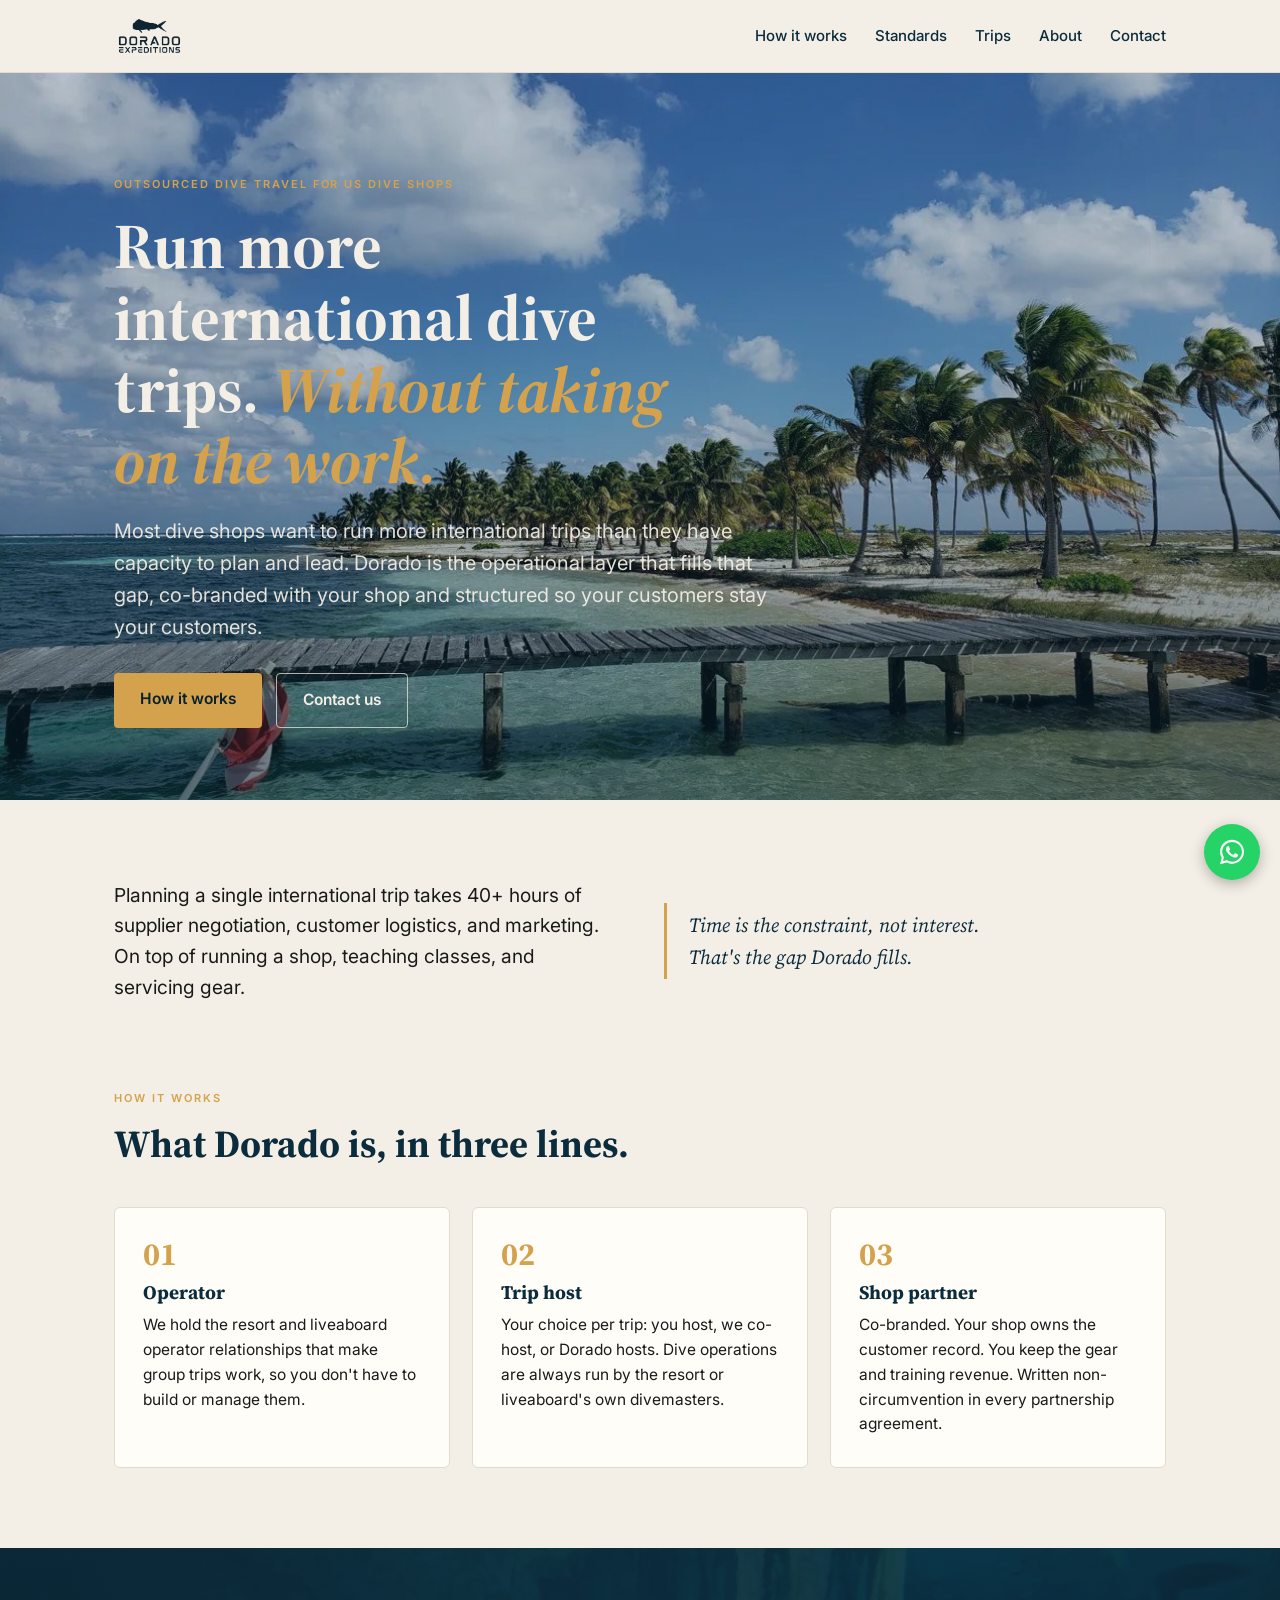
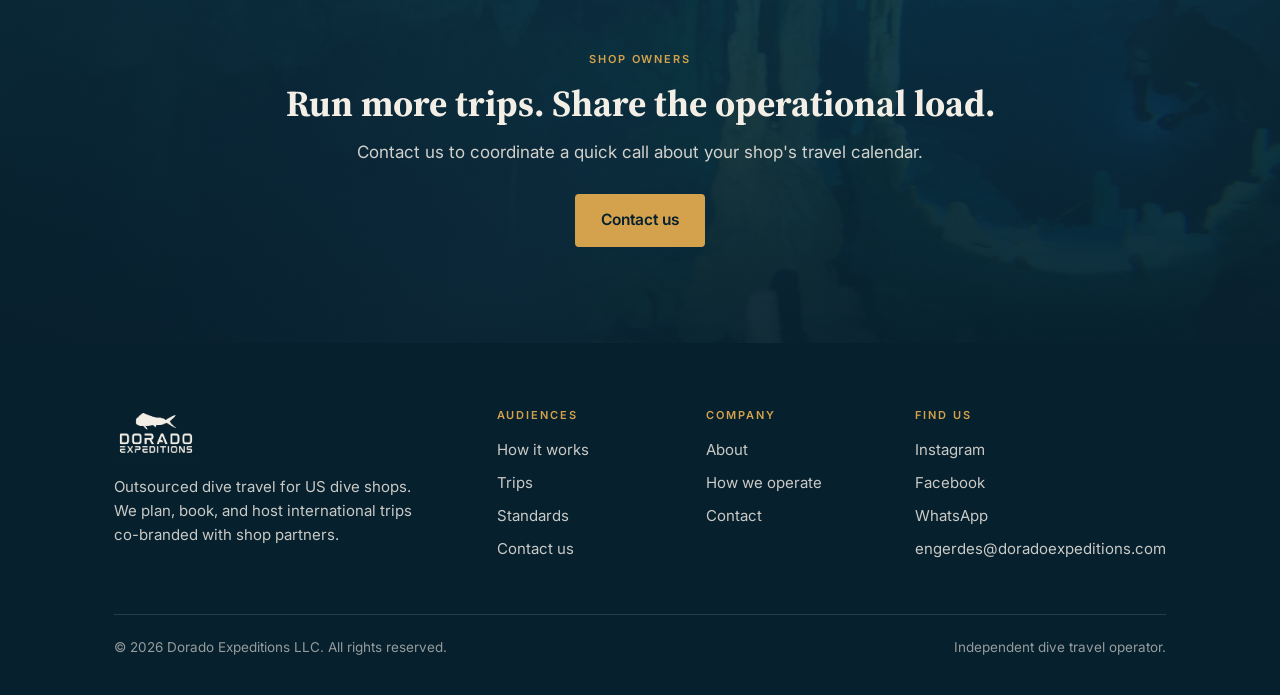
<file: index.html>
<!DOCTYPE html>
<html lang="en">
<head>
<meta charset="utf-8">
<meta name="viewport" content="width=device-width, initial-scale=1">
<title>Dorado Expeditions — Outsourced dive travel for US dive shops</title>
<meta name="description" content="We plan, book, and host international dive trips co-branded with US dive shop partners. Shops keep the customer relationship and the post-trip revenue.">
<link rel="preconnect" href="https://fonts.googleapis.com">
<link rel="preconnect" href="https://fonts.gstatic.com" crossorigin>
<link href="https://fonts.googleapis.com/css2?family=Inter:wght@400;500;600&family=Source+Serif+4:ital,wght@0,400;0,600;0,700;1,400;1,600;1,700&display=swap" rel="stylesheet">
<link rel="stylesheet" href="/assets/site.css">
<link rel="canonical" href="https://doradoexpeditions.com/">
<meta property="og:type" content="website">
<meta property="og:site_name" content="Dorado Expeditions">
<meta property="og:title" content="Dorado Expeditions — Outsourced dive travel for US dive shops">
<meta property="og:description" content="We plan, book, and host international dive trips co-branded with US dive shop partners. Shops keep the customer relationship and the post-trip revenue.">
<meta property="og:url" content="https://doradoexpeditions.com/">
<meta property="og:image" content="https://doradoexpeditions.com/photos/home-hero.jpg">
<meta name="twitter:card" content="summary_large_image">
<link rel="icon" href="/logo/fish-dark.png">
<link rel="apple-touch-icon" href="/logo/fish-dark.png">
<script type="application/ld+json">
{
  "@context": "https://schema.org",
  "@type": "TravelAgency",
  "name": "Dorado Expeditions",
  "legalName": "Dorado Expeditions LLC",
  "url": "https://doradoexpeditions.com/",
  "logo": "https://doradoexpeditions.com/logo/dorado-dark.png",
  "image": "https://doradoexpeditions.com/photos/home-hero.jpg",
  "description": "Outsourced dive travel operator. We plan, book, and host international dive trips co-branded with US dive shop partners.",
  "email": "engerdes@doradoexpeditions.com",
  "telephone": "+1-609-423-3246",
  "address": {
    "@type": "PostalAddress",
    "addressLocality": "Washington",
    "addressRegion": "DC",
    "addressCountry": "US"
  },
  "areaServed": "US",
  "founder": {
    "@type": "Person",
    "name": "Etienne N. Gerdes"
  },
  "sameAs": [
    "https://instagram.com/doradoexpeditions",
    "https://facebook.com/doradoexpeditions"
  ]
}
</script>
</head>
<body>
<header class="nav"><div class="nav-in"><a class="nav-logo" href="./" aria-label="Dorado Expeditions home"><img src="logo/dorado-dark.png" alt="Dorado Expeditions"></a><nav aria-label="Main"><button class="nav-burger" aria-label="Menu"><span></span><span></span><span></span></button><ul class="nav-links"><li><a href="for-shops/">How it works</a></li><li><a href="standards/">Standards</a></li><li><a href="trips/">Trips</a></li><li><a href="about/">About</a></li><li><a href="contact/">Contact</a></li></ul></nav></div></header>

<section class="hero">
<picture>
<source media="(max-width:700px)" srcset="photos/home-hero-mobile.jpg">
<img src="photos/home-hero.jpg" alt="Dive boat on open Caribbean water" fetchpriority="high">
</picture>
<div class="hero-in">
<span class="eyebrow">Outsourced dive travel for US dive shops</span>
<h1>Run more international dive trips. <em>Without taking on the work.</em></h1>
<p>Most dive shops want to run more international trips than they have capacity to plan and lead. Dorado is the operational layer that fills that gap, co-branded with your shop and structured so your customers stay your customers.</p>
<div class="hero-cta"><a class="btn btn-gold" href="for-shops/">How it works</a><a class="btn btn-ghost" href="contact/">Contact us</a></div>
</div>
</section>

<section class="sec">
<div class="wrap grid2" style="align-items:center;gap:48px">
<div class="rv">
<p class="lead">Planning a single international trip takes 40+ hours of supplier negotiation, customer logistics, and marketing. On top of running a shop, teaching classes, and servicing gear.</p>
</div>
<div class="rv">
<p class="pull">Time is the constraint, not interest.<br>That's the gap Dorado fills.</p>
</div>
</div>
</section>

<section class="sec" style="padding-top:0">
<div class="wrap">
<div class="sec-head rv"><span class="eyebrow">How it works</span><h2>What Dorado is, in three lines.</h2></div>
<div class="grid3">
<div class="card rv"><div class="num">01</div><h3>Operator</h3><p>We hold the resort and liveaboard operator relationships that make group trips work, so you don't have to build or manage them.</p></div>
<div class="card rv"><div class="num">02</div><h3>Trip host</h3><p>Your choice per trip: you host, we co-host, or Dorado hosts. Dive operations are always run by the resort or liveaboard's own divemasters.</p></div>
<div class="card rv"><div class="num">03</div><h3>Shop partner</h3><p>Co-branded. Your shop owns the customer record. You keep the gear and training revenue. Written non-circumvention in every partnership agreement.</p></div>
</div>
</div>
</section>

<section class="cta-band photo">
<img src="photos/cta-cenote.jpg" alt="" loading="lazy" aria-hidden="true">
<span class="eyebrow">Shop owners</span>
<h2>Run more trips. Share the operational load.</h2>
<p>Contact us to coordinate a quick call about your shop's travel calendar.</p>
<a class="btn btn-gold" href="contact/">Contact us</a>
</section>

<footer><div class="wrap">
<div class="foot-grid">
<div class="foot-logo"><img src="logo/dorado-bone.png" alt="Dorado Expeditions">
<p style="max-width:34ch">Outsourced dive travel for US dive shops. We plan, book, and host international trips co-branded with shop partners.</p></div>
<div><h4>Audiences</h4><ul><li><a href="for-shops/">How it works</a></li><li><a href="trips/">Trips</a></li><li><a href="standards/">Standards</a></li><li><a href="contact/">Contact us</a></li></ul></div>
<div><h4>Company</h4><ul><li><a href="about/">About</a></li><li><a href="standards/">How we operate</a></li><li><a href="contact/">Contact</a></li></ul></div>
<div><h4>Find us</h4><ul><li><a href="https://instagram.com/doradoexpeditions">Instagram</a></li><li><a href="https://facebook.com/doradoexpeditions">Facebook</a></li><li><a href="https://wa.me/13018182944">WhatsApp</a></li><li><a href="mailto:engerdes@doradoexpeditions.com">engerdes@doradoexpeditions.com</a></li></ul></div>
</div>
<div class="foot-base"><span>&copy; 2026 Dorado Expeditions LLC. All rights reserved.</span><span>Independent dive travel operator.</span></div>
</div></footer>
<a class="wa-float" href="https://wa.me/13018182944?text=Hi%20Dorado%20%E2%80%94%20I%20run%20a%20dive%20shop%20and%20want%20to%20talk%20about%20running%20trips%20together." target="_blank" rel="noopener" aria-label="Chat with Dorado on WhatsApp"><svg viewBox="0 0 32 32" aria-hidden="true"><path d="M16.04 3C9.02 3 3.32 8.7 3.32 15.72c0 2.24.59 4.43 1.71 6.36L3.2 29l7.1-1.86a12.66 12.66 0 0 0 5.74 1.38h.01c7.01 0 12.72-5.7 12.72-12.72 0-3.4-1.32-6.6-3.72-9A12.65 12.65 0 0 0 16.04 3zm0 23.38h-.01a10.5 10.5 0 0 1-5.35-1.47l-.38-.23-3.98 1.04 1.06-3.88-.25-.4a10.53 10.53 0 0 1-1.62-5.62c0-5.83 4.75-10.57 10.58-10.57 2.83 0 5.48 1.1 7.48 3.1a10.5 10.5 0 0 1 3.1 7.48c0 5.83-4.75 10.57-10.57 10.57zm5.8-7.92c-.32-.16-1.88-.93-2.17-1.03-.29-.11-.5-.16-.72.16-.21.32-.82 1.03-1 1.24-.19.21-.37.24-.69.08-.32-.16-1.34-.5-2.56-1.58-.95-.84-1.58-1.88-1.77-2.2-.18-.32-.02-.49.14-.65.14-.14.32-.37.48-.56.16-.19.21-.32.32-.53.1-.21.05-.4-.03-.56-.08-.16-.72-1.72-.98-2.36-.26-.62-.52-.54-.72-.55l-.61-.01c-.21 0-.56.08-.85.4-.29.32-1.12 1.09-1.12 2.65 0 1.56 1.14 3.07 1.3 3.29.16.21 2.25 3.43 5.45 4.81.76.33 1.36.53 1.82.67.77.25 1.46.21 2.01.13.61-.09 1.88-.77 2.14-1.51.26-.74.26-1.38.19-1.51-.08-.13-.29-.21-.61-.37z"/></svg></a>
<script>
document.querySelector('.nav-burger')?.addEventListener('click',e=>{document.querySelector('.nav-links').classList.toggle('open')});
const io=new IntersectionObserver(es=>es.forEach(x=>{if(x.isIntersecting){x.target.classList.add('in');io.unobserve(x.target)}}),{threshold:.12});
document.querySelectorAll('.rv').forEach(el=>io.observe(el));
</script>
</body>
</html>
</file>
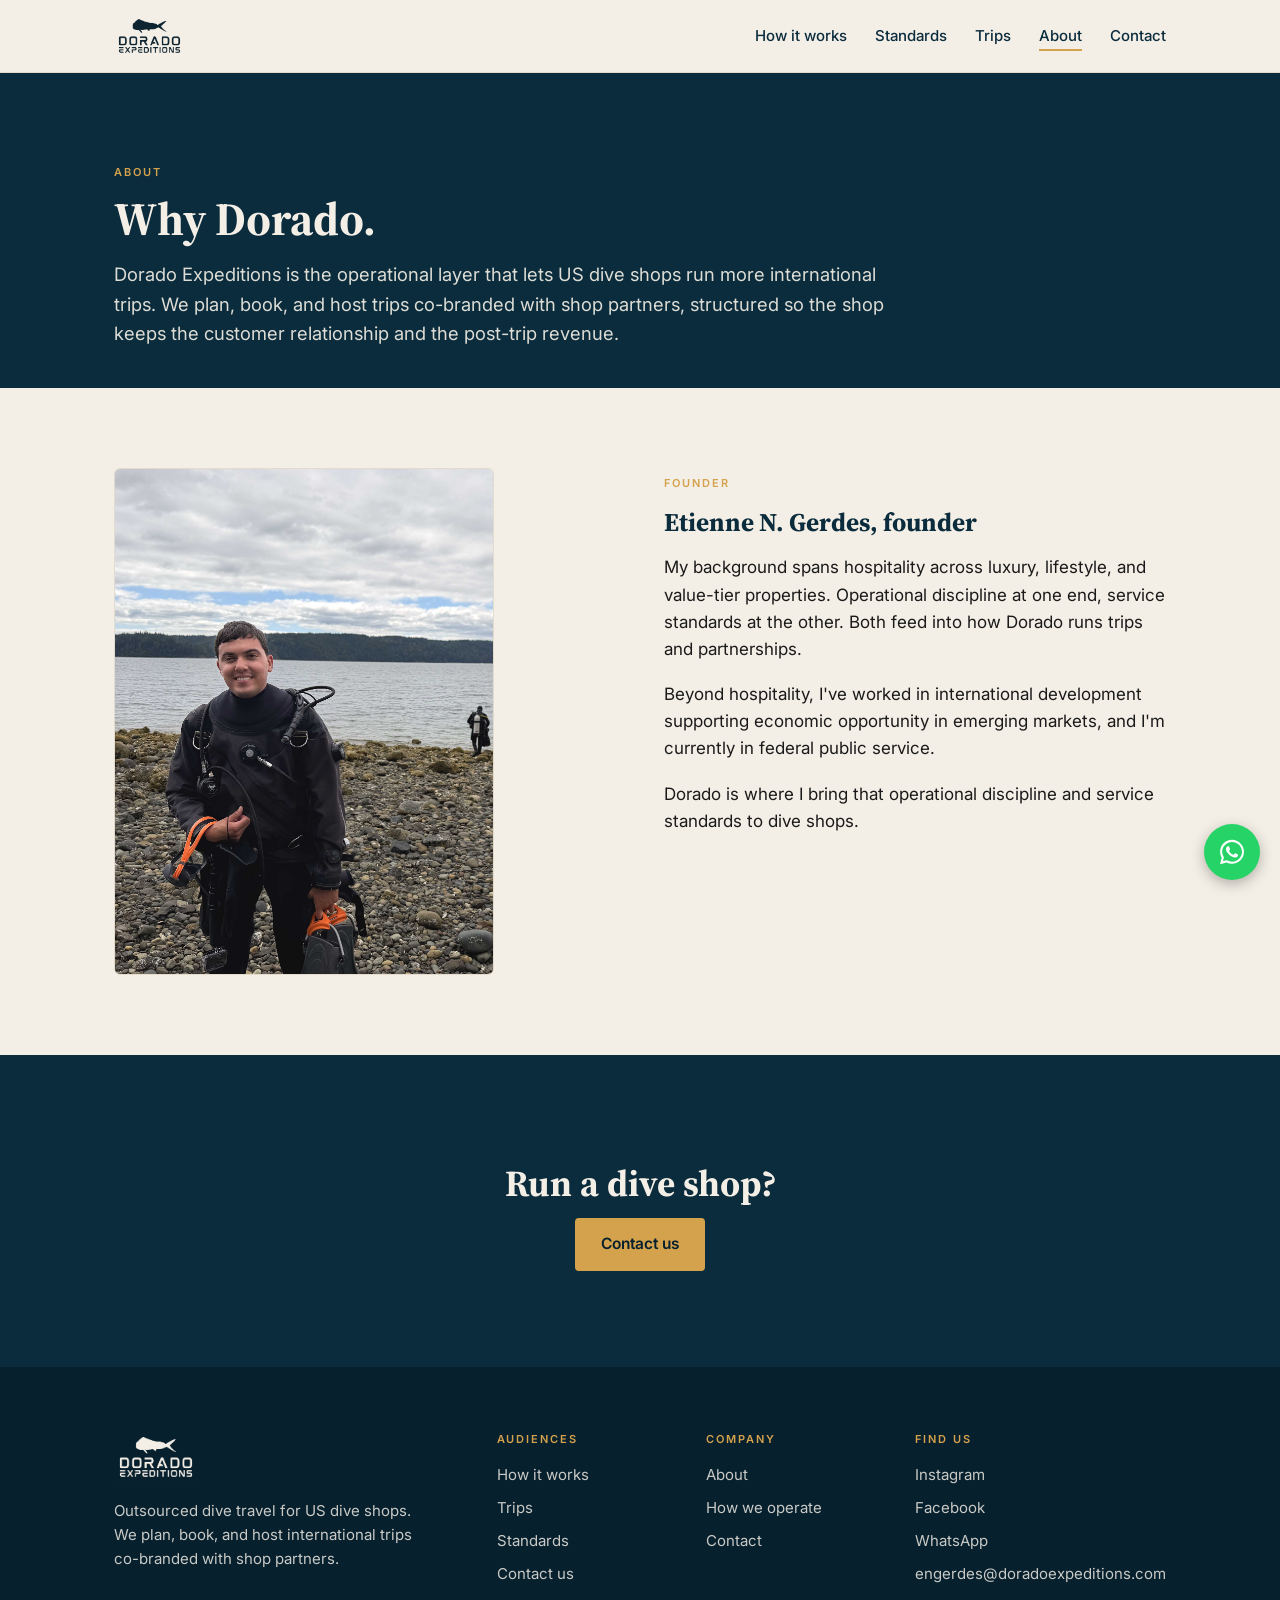
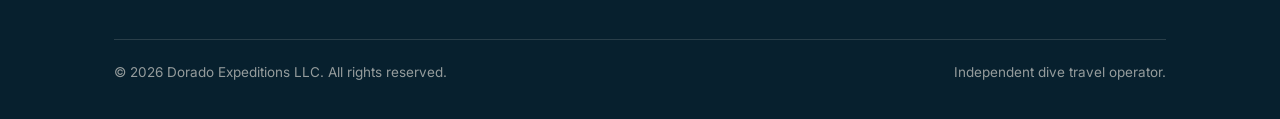
<file: about/index.html>
<!DOCTYPE html>
<html lang="en">
<head>
<meta charset="utf-8">
<meta name="viewport" content="width=device-width, initial-scale=1">
<title>About — Dorado Expeditions</title>
<meta name="description" content="Dorado Expeditions is a boutique dive travel operator running co-branded trips with US dive shops. Founded by Etienne N. Gerdes.">
<link rel="preconnect" href="https://fonts.googleapis.com">
<link rel="preconnect" href="https://fonts.gstatic.com" crossorigin>
<link href="https://fonts.googleapis.com/css2?family=Inter:wght@400;500;600&family=Source+Serif+4:ital,wght@0,400;0,600;0,700;1,400;1,600;1,700&display=swap" rel="stylesheet">
<link rel="stylesheet" href="/assets/site.css">
<link rel="canonical" href="https://doradoexpeditions.com/about/">
<meta property="og:type" content="website">
<meta property="og:site_name" content="Dorado Expeditions">
<meta property="og:title" content="About — Dorado Expeditions">
<meta property="og:description" content="Dorado Expeditions is a boutique dive travel operator running co-branded trips with US dive shops. Founded by Etienne N. Gerdes.">
<meta property="og:url" content="https://doradoexpeditions.com/about/">
<meta property="og:image" content="https://doradoexpeditions.com/photos/home-hero.jpg">
<meta name="twitter:card" content="summary_large_image">
<link rel="icon" href="/logo/fish-dark.png">
<link rel="apple-touch-icon" href="/logo/fish-dark.png">
</head>
<body>
<header class="nav"><div class="nav-in"><a class="nav-logo" href="../" aria-label="Dorado Expeditions home"><img src="../logo/dorado-dark.png" alt="Dorado Expeditions"></a><nav aria-label="Main"><button class="nav-burger" aria-label="Menu"><span></span><span></span><span></span></button><ul class="nav-links"><li><a href="../for-shops/">How it works</a></li><li><a href="../standards/">Standards</a></li><li><a href="../trips/">Trips</a></li><li><a href="../about/" aria-current='page'>About</a></li><li><a href="../contact/">Contact</a></li></ul></nav></div></header>

<section class="page-head plain">
<div class="wrap"><span class="eyebrow">About</span><h1>Why Dorado.</h1>
<p>Dorado Expeditions is the operational layer that lets US dive shops run more international trips. We plan, book, and host trips co-branded with shop partners, structured so the shop keeps the customer relationship and the post-trip revenue.</p></div>
</section>

<section class="sec">
<div class="wrap grid2" style="align-items:start;gap:48px">
<div class="rv"><img class="portrait" src="../photos/about-founder.jpg" alt="Etienne N. Gerdes, founder of Dorado Expeditions"></div>
<div class="prose rv">
<span class="eyebrow">Founder</span>
<h2 style="font-size:1.6rem;margin:12px 0 18px">Etienne N. Gerdes, founder</h2>
<p>My background spans hospitality across luxury, lifestyle, and value-tier properties. Operational discipline at one end, service standards at the other. Both feed into how Dorado runs trips and partnerships.</p>
<p>Beyond hospitality, I've worked in international development supporting economic opportunity in emerging markets, and I'm currently in federal public service.</p>
<p>Dorado is where I bring that operational discipline and service standards to dive shops.</p>
</div>
</div>
</section>

<section class="cta-band">
<h2>Run a dive shop?</h2>
<a class="btn btn-gold" href="../contact/">Contact us</a>
</section>

<footer><div class="wrap">
<div class="foot-grid">
<div class="foot-logo"><img src="../logo/dorado-bone.png" alt="Dorado Expeditions">
<p style="max-width:34ch">Outsourced dive travel for US dive shops. We plan, book, and host international trips co-branded with shop partners.</p></div>
<div><h4>Audiences</h4><ul><li><a href="../for-shops/">How it works</a></li><li><a href="../trips/">Trips</a></li><li><a href="../standards/">Standards</a></li><li><a href="../contact/">Contact us</a></li></ul></div>
<div><h4>Company</h4><ul><li><a href="../about/">About</a></li><li><a href="../standards/">How we operate</a></li><li><a href="../contact/">Contact</a></li></ul></div>
<div><h4>Find us</h4><ul><li><a href="https://instagram.com/doradoexpeditions">Instagram</a></li><li><a href="https://facebook.com/doradoexpeditions">Facebook</a></li><li><a href="https://wa.me/13018182944">WhatsApp</a></li><li><a href="mailto:engerdes@doradoexpeditions.com">engerdes@doradoexpeditions.com</a></li></ul></div>
</div>
<div class="foot-base"><span>&copy; 2026 Dorado Expeditions LLC. All rights reserved.</span><span>Independent dive travel operator.</span></div>
</div></footer>
<a class="wa-float" href="https://wa.me/13018182944?text=Hi%20Dorado%20%E2%80%94%20I%20run%20a%20dive%20shop%20and%20want%20to%20talk%20about%20running%20trips%20together." target="_blank" rel="noopener" aria-label="Chat with Dorado on WhatsApp"><svg viewBox="0 0 32 32" aria-hidden="true"><path d="M16.04 3C9.02 3 3.32 8.7 3.32 15.72c0 2.24.59 4.43 1.71 6.36L3.2 29l7.1-1.86a12.66 12.66 0 0 0 5.74 1.38h.01c7.01 0 12.72-5.7 12.72-12.72 0-3.4-1.32-6.6-3.72-9A12.65 12.65 0 0 0 16.04 3zm0 23.38h-.01a10.5 10.5 0 0 1-5.35-1.47l-.38-.23-3.98 1.04 1.06-3.88-.25-.4a10.53 10.53 0 0 1-1.62-5.62c0-5.83 4.75-10.57 10.58-10.57 2.83 0 5.48 1.1 7.48 3.1a10.5 10.5 0 0 1 3.1 7.48c0 5.83-4.75 10.57-10.57 10.57zm5.8-7.92c-.32-.16-1.88-.93-2.17-1.03-.29-.11-.5-.16-.72.16-.21.32-.82 1.03-1 1.24-.19.21-.37.24-.69.08-.32-.16-1.34-.5-2.56-1.58-.95-.84-1.58-1.88-1.77-2.2-.18-.32-.02-.49.14-.65.14-.14.32-.37.48-.56.16-.19.21-.32.32-.53.1-.21.05-.4-.03-.56-.08-.16-.72-1.72-.98-2.36-.26-.62-.52-.54-.72-.55l-.61-.01c-.21 0-.56.08-.85.4-.29.32-1.12 1.09-1.12 2.65 0 1.56 1.14 3.07 1.3 3.29.16.21 2.25 3.43 5.45 4.81.76.33 1.36.53 1.82.67.77.25 1.46.21 2.01.13.61-.09 1.88-.77 2.14-1.51.26-.74.26-1.38.19-1.51-.08-.13-.29-.21-.61-.37z"/></svg></a>
<script>
document.querySelector('.nav-burger')?.addEventListener('click',e=>{document.querySelector('.nav-links').classList.toggle('open')});
const io=new IntersectionObserver(es=>es.forEach(x=>{if(x.isIntersecting){x.target.classList.add('in');io.unobserve(x.target)}}),{threshold:.12});
document.querySelectorAll('.rv').forEach(el=>io.observe(el));
</script>
</body>
</html>
</file>
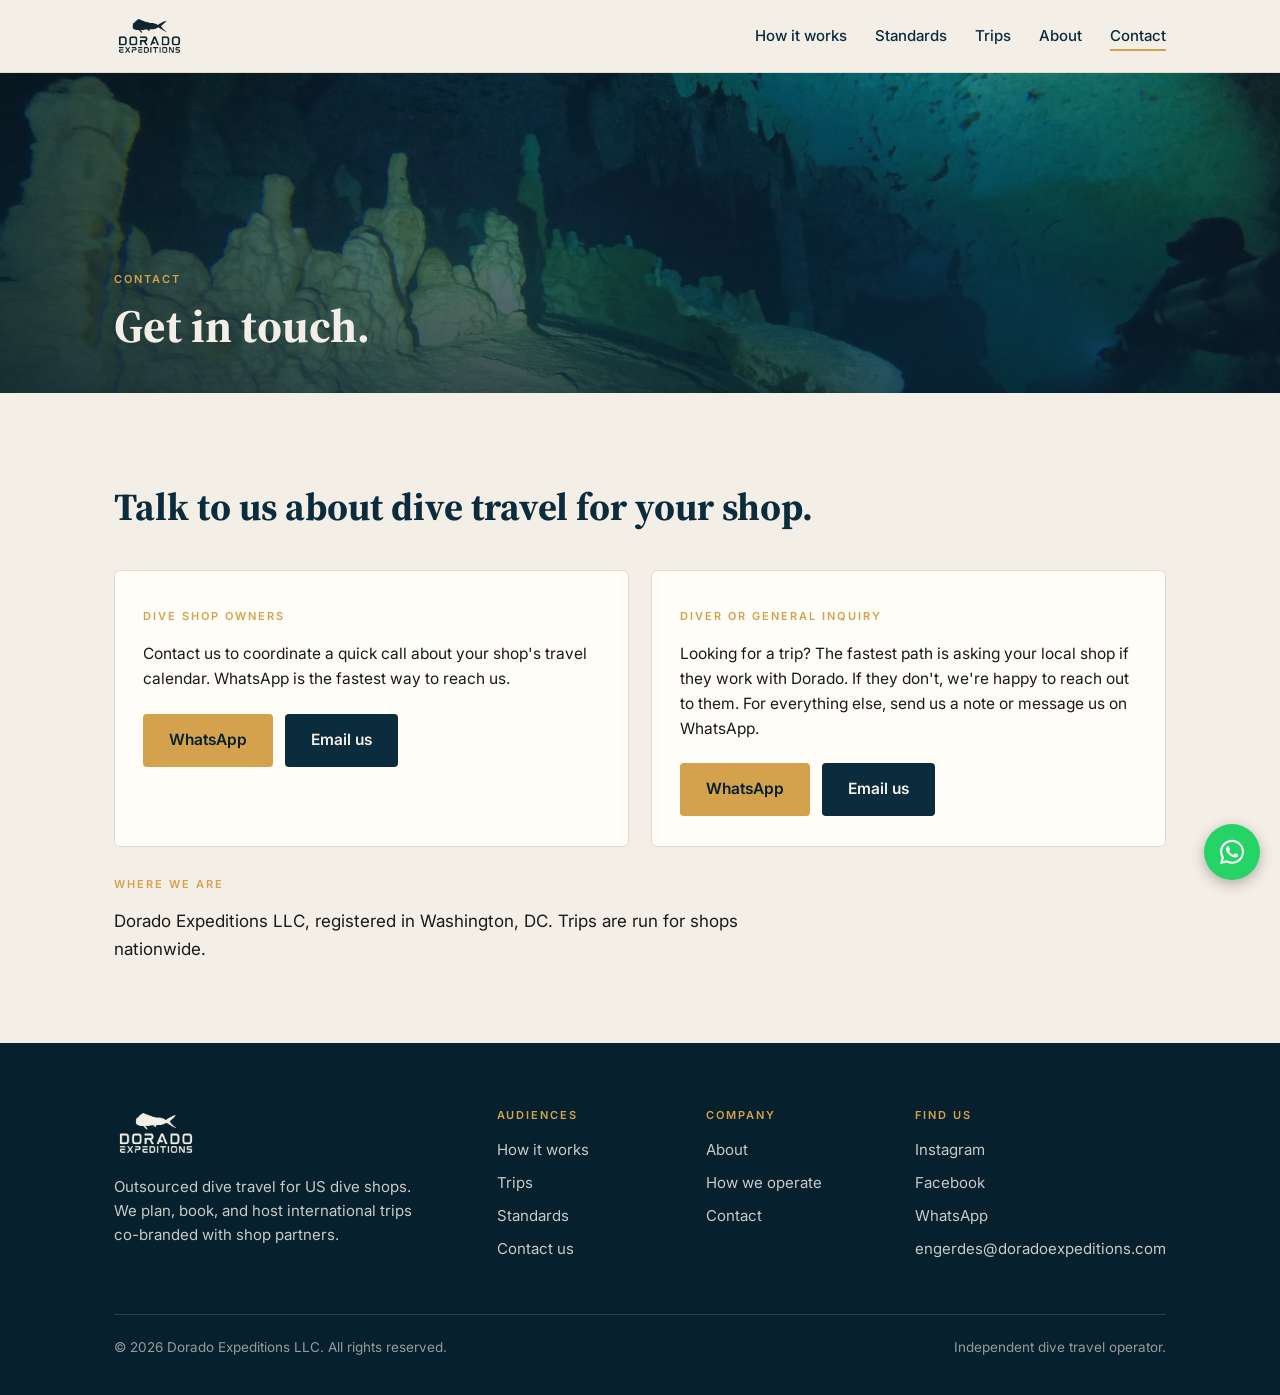
<file: contact/index.html>
<!DOCTYPE html>
<html lang="en">
<head>
<meta charset="utf-8">
<meta name="viewport" content="width=device-width, initial-scale=1">
<title>Contact — Dorado Expeditions</title>
<meta name="description" content="Get in touch with Dorado Expeditions about a partnership for your dive shop or any other inquiry.">
<link rel="preconnect" href="https://fonts.googleapis.com">
<link rel="preconnect" href="https://fonts.gstatic.com" crossorigin>
<link href="https://fonts.googleapis.com/css2?family=Inter:wght@400;500;600&family=Source+Serif+4:ital,wght@0,400;0,600;0,700;1,400;1,600;1,700&display=swap" rel="stylesheet">
<link rel="stylesheet" href="/assets/site.css">
<link rel="canonical" href="https://doradoexpeditions.com/contact/">
<meta property="og:type" content="website">
<meta property="og:site_name" content="Dorado Expeditions">
<meta property="og:title" content="Contact — Dorado Expeditions">
<meta property="og:description" content="Get in touch with Dorado Expeditions about a partnership for your dive shop or any other inquiry.">
<meta property="og:url" content="https://doradoexpeditions.com/contact/">
<meta property="og:image" content="https://doradoexpeditions.com/photos/home-hero.jpg">
<meta name="twitter:card" content="summary_large_image">
<link rel="icon" href="/logo/fish-dark.png">
<link rel="apple-touch-icon" href="/logo/fish-dark.png">
</head>
<body>
<header class="nav"><div class="nav-in"><a class="nav-logo" href="../" aria-label="Dorado Expeditions home"><img src="../logo/dorado-dark.png" alt="Dorado Expeditions"></a><nav aria-label="Main"><button class="nav-burger" aria-label="Menu"><span></span><span></span><span></span></button><ul class="nav-links"><li><a href="../for-shops/">How it works</a></li><li><a href="../standards/">Standards</a></li><li><a href="../trips/">Trips</a></li><li><a href="../about/">About</a></li><li><a href="../contact/" aria-current='page'>Contact</a></li></ul></nav></div></header>

<section class="page-head">
<img src="../photos/head-cenote.jpg" alt="Diver in a cenote cavern" style="object-position:50% 42%">
<div class="wrap"><span class="eyebrow">Contact</span><h1>Get in touch.</h1></div>
</section>

<section class="sec">
<div class="wrap">
<div class="sec-head rv"><h2>Talk to us about dive travel for your shop.</h2></div>
<div class="grid2" style="margin-bottom:22px">
<div class="card rv"><span class="eyebrow">Dive shop owners</span>
<p style="margin:14px 0 22px">Contact us to coordinate a quick call about your shop's travel calendar. WhatsApp is the fastest way to reach us.</p>
<div style="display:flex;gap:12px;flex-wrap:wrap"><a class="btn btn-gold" href="https://wa.me/13018182944?text=Hi%20Dorado%20%E2%80%94%20I%20run%20a%20dive%20shop%20and%20want%20to%20talk%20about%20running%20trips%20together." target="_blank" rel="noopener">WhatsApp</a><a class="btn btn-primary" href="mailto:engerdes@doradoexpeditions.com?subject=Shop%20inquiry">Email us</a></div></div>
<div class="card rv"><span class="eyebrow">Diver or general inquiry</span>
<p style="margin:14px 0 22px">Looking for a trip? The fastest path is asking your local shop if they work with Dorado. If they don't, we're happy to reach out to them. For everything else, send us a note or message us on WhatsApp.</p>
<div style="display:flex;gap:12px;flex-wrap:wrap"><a class="btn btn-gold" href="https://wa.me/13018182944" target="_blank" rel="noopener">WhatsApp</a><a class="btn btn-primary" href="mailto:engerdes@doradoexpeditions.com">Email us</a></div></div>
</div>
<div class="rv"><span class="eyebrow">Where we are</span>
<p style="margin-top:12px">Dorado Expeditions LLC, registered in Washington, DC. Trips are run for shops nationwide.</p></div>
</div>
</section>

<footer><div class="wrap">
<div class="foot-grid">
<div class="foot-logo"><img src="../logo/dorado-bone.png" alt="Dorado Expeditions">
<p style="max-width:34ch">Outsourced dive travel for US dive shops. We plan, book, and host international trips co-branded with shop partners.</p></div>
<div><h4>Audiences</h4><ul><li><a href="../for-shops/">How it works</a></li><li><a href="../trips/">Trips</a></li><li><a href="../standards/">Standards</a></li><li><a href="../contact/">Contact us</a></li></ul></div>
<div><h4>Company</h4><ul><li><a href="../about/">About</a></li><li><a href="../standards/">How we operate</a></li><li><a href="../contact/">Contact</a></li></ul></div>
<div><h4>Find us</h4><ul><li><a href="https://instagram.com/doradoexpeditions">Instagram</a></li><li><a href="https://facebook.com/doradoexpeditions">Facebook</a></li><li><a href="https://wa.me/13018182944">WhatsApp</a></li><li><a href="mailto:engerdes@doradoexpeditions.com">engerdes@doradoexpeditions.com</a></li></ul></div>
</div>
<div class="foot-base"><span>&copy; 2026 Dorado Expeditions LLC. All rights reserved.</span><span>Independent dive travel operator.</span></div>
</div></footer>
<a class="wa-float" href="https://wa.me/13018182944?text=Hi%20Dorado%20%E2%80%94%20I%20run%20a%20dive%20shop%20and%20want%20to%20talk%20about%20running%20trips%20together." target="_blank" rel="noopener" aria-label="Chat with Dorado on WhatsApp"><svg viewBox="0 0 32 32" aria-hidden="true"><path d="M16.04 3C9.02 3 3.32 8.7 3.32 15.72c0 2.24.59 4.43 1.71 6.36L3.2 29l7.1-1.86a12.66 12.66 0 0 0 5.74 1.38h.01c7.01 0 12.72-5.7 12.72-12.72 0-3.4-1.32-6.6-3.72-9A12.65 12.65 0 0 0 16.04 3zm0 23.38h-.01a10.5 10.5 0 0 1-5.35-1.47l-.38-.23-3.98 1.04 1.06-3.88-.25-.4a10.53 10.53 0 0 1-1.62-5.62c0-5.83 4.75-10.57 10.58-10.57 2.83 0 5.48 1.1 7.48 3.1a10.5 10.5 0 0 1 3.1 7.48c0 5.83-4.75 10.57-10.57 10.57zm5.8-7.92c-.32-.16-1.88-.93-2.17-1.03-.29-.11-.5-.16-.72.16-.21.32-.82 1.03-1 1.24-.19.21-.37.24-.69.08-.32-.16-1.34-.5-2.56-1.58-.95-.84-1.58-1.88-1.77-2.2-.18-.32-.02-.49.14-.65.14-.14.32-.37.48-.56.16-.19.21-.32.32-.53.1-.21.05-.4-.03-.56-.08-.16-.72-1.72-.98-2.36-.26-.62-.52-.54-.72-.55l-.61-.01c-.21 0-.56.08-.85.4-.29.32-1.12 1.09-1.12 2.65 0 1.56 1.14 3.07 1.3 3.29.16.21 2.25 3.43 5.45 4.81.76.33 1.36.53 1.82.67.77.25 1.46.21 2.01.13.61-.09 1.88-.77 2.14-1.51.26-.74.26-1.38.19-1.51-.08-.13-.29-.21-.61-.37z"/></svg></a>
<script>
document.querySelector('.nav-burger')?.addEventListener('click',e=>{document.querySelector('.nav-links').classList.toggle('open')});
const io=new IntersectionObserver(es=>es.forEach(x=>{if(x.isIntersecting){x.target.classList.add('in');io.unobserve(x.target)}}),{threshold:.12});
document.querySelectorAll('.rv').forEach(el=>io.observe(el));
</script>
</body>
</html>
</file>
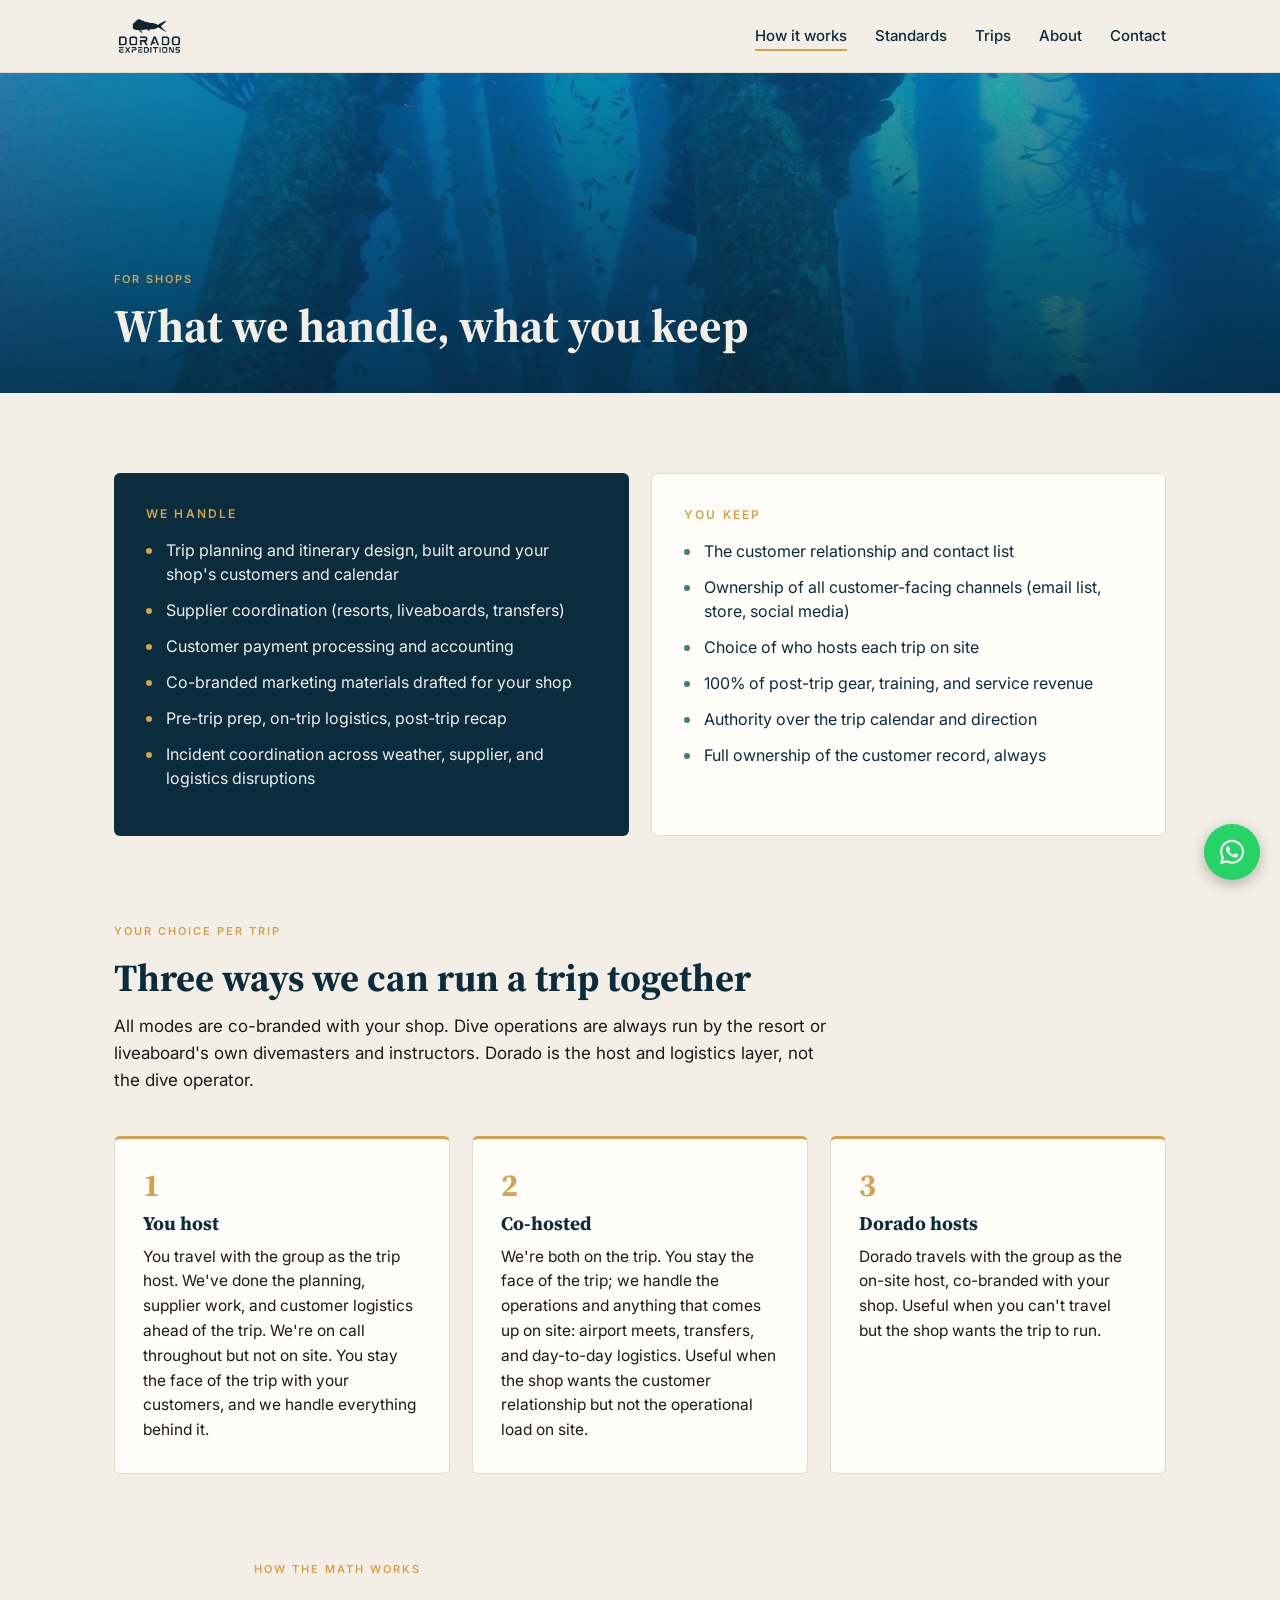
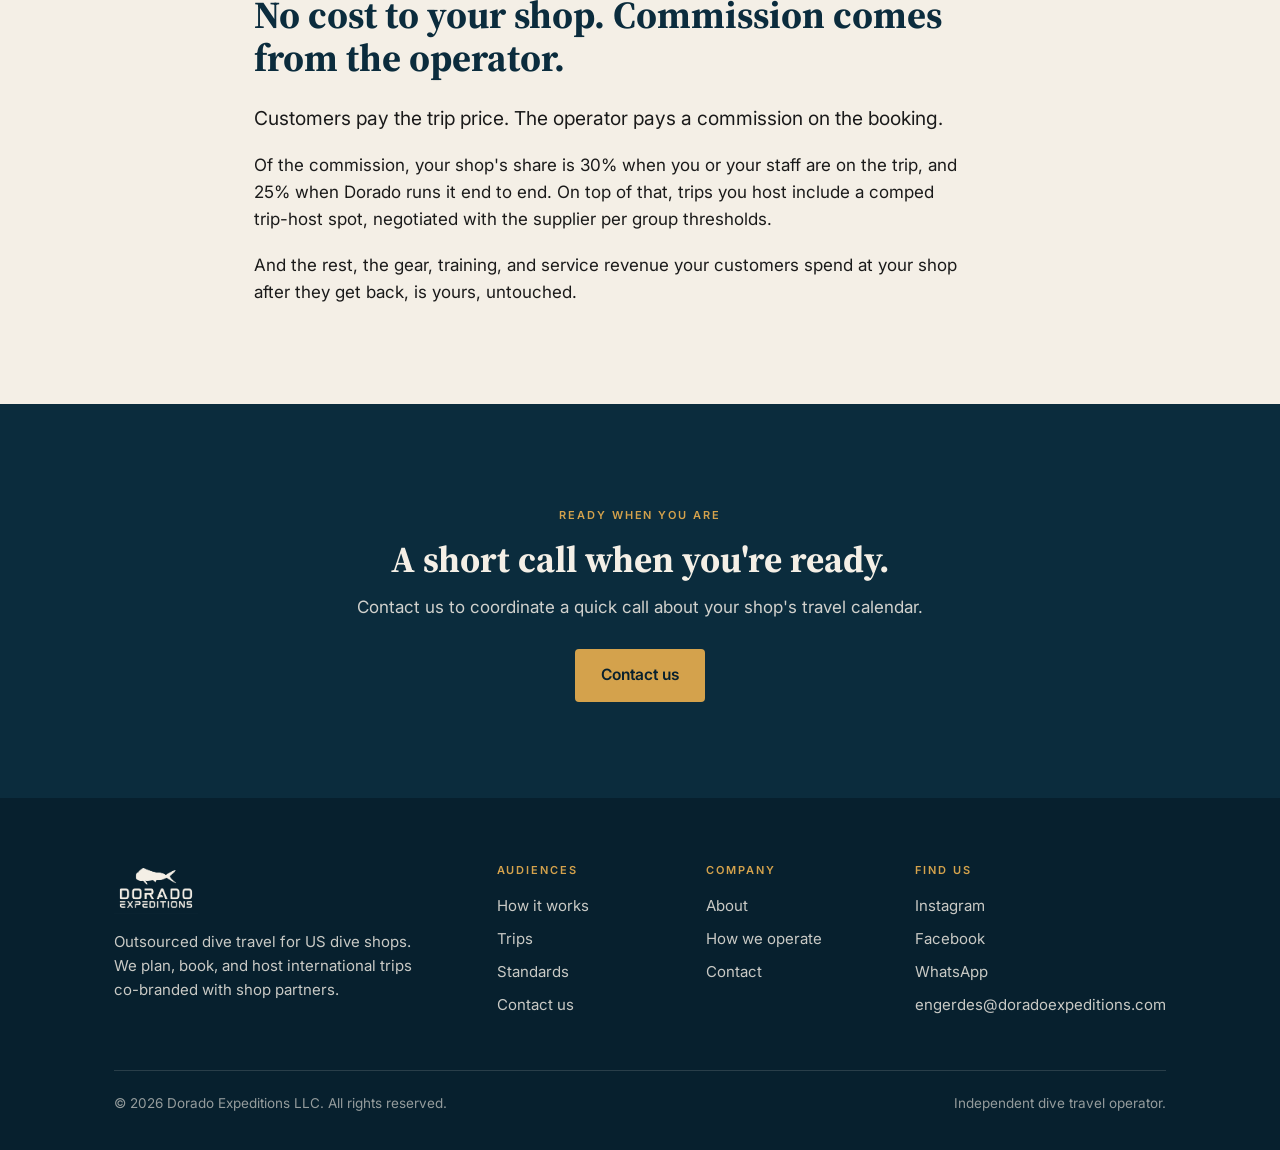
<file: for-shops/index.html>
<!DOCTYPE html>
<html lang="en">
<head>
<meta charset="utf-8">
<meta name="viewport" content="width=device-width, initial-scale=1">
<title>How it works — Dorado Expeditions</title>
<meta name="description" content="Dorado Expeditions runs international dive trips co-branded with US dive shop partners. We handle planning, suppliers, payments, and trip hosting; you keep the customer relationship and the gear and training revenue.">
<link rel="preconnect" href="https://fonts.googleapis.com">
<link rel="preconnect" href="https://fonts.gstatic.com" crossorigin>
<link href="https://fonts.googleapis.com/css2?family=Inter:wght@400;500;600&family=Source+Serif+4:ital,wght@0,400;0,600;0,700;1,400;1,600;1,700&display=swap" rel="stylesheet">
<link rel="stylesheet" href="/assets/site.css">
<link rel="canonical" href="https://doradoexpeditions.com/for-shops/">
<meta property="og:type" content="website">
<meta property="og:site_name" content="Dorado Expeditions">
<meta property="og:title" content="How it works — Dorado Expeditions">
<meta property="og:description" content="Dorado Expeditions runs international dive trips co-branded with US dive shop partners. We handle planning, suppliers, payments, and trip hosting; you keep the customer relationship and the gear and training revenue.">
<meta property="og:url" content="https://doradoexpeditions.com/for-shops/">
<meta property="og:image" content="https://doradoexpeditions.com/photos/home-hero.jpg">
<meta name="twitter:card" content="summary_large_image">
<link rel="icon" href="/logo/fish-dark.png">
<link rel="apple-touch-icon" href="/logo/fish-dark.png">
</head>
<body>
<header class="nav"><div class="nav-in"><a class="nav-logo" href="../" aria-label="Dorado Expeditions home"><img src="../logo/dorado-dark.png" alt="Dorado Expeditions"></a><nav aria-label="Main"><button class="nav-burger" aria-label="Menu"><span></span><span></span><span></span></button><ul class="nav-links"><li><a href="../for-shops/" aria-current='page'>How it works</a></li><li><a href="../standards/">Standards</a></li><li><a href="../trips/">Trips</a></li><li><a href="../about/">About</a></li><li><a href="../contact/">Contact</a></li></ul></nav></div></header>

<section class="page-head">
<img src="../photos/head-saltpier.jpg" alt="Salt Pier, Bonaire" style="object-position:50% 55%">
<div class="wrap"><span class="eyebrow">For shops</span><h1>What we handle, what you keep</h1></div>
</section>

<section class="sec">
<div class="wrap grid2">
<div class="panel dark rv"><h3>We handle</h3><ul>
<li>Trip planning and itinerary design, built around your shop's customers and calendar</li>
<li>Supplier coordination (resorts, liveaboards, transfers)</li>
<li>Customer payment processing and accounting</li>
<li>Co-branded marketing materials drafted for your shop</li>
<li>Pre-trip prep, on-trip logistics, post-trip recap</li>
<li>Incident coordination across weather, supplier, and logistics disruptions</li>
</ul></div>
<div class="panel light rv"><h3>You keep</h3><ul>
<li>The customer relationship and contact list</li>
<li>Ownership of all customer-facing channels (email list, store, social media)</li>
<li>Choice of who hosts each trip on site</li>
<li>100% of post-trip gear, training, and service revenue</li>
<li>Authority over the trip calendar and direction</li>
<li>Full ownership of the customer record, always</li>
</ul></div>
</div>
</section>

<section class="sec" style="padding-top:0">
<div class="wrap">
<div class="sec-head rv"><span class="eyebrow">Your choice per trip</span><h2>Three ways we can run a trip together</h2>
<p style="margin-top:14px">All modes are co-branded with your shop. Dive operations are always run by the resort or liveaboard's own divemasters and instructors. Dorado is the host and logistics layer, not the dive operator.</p></div>
<div class="grid3">
<div class="card mode rv"><div class="num">1</div><h3>You host</h3><p>You travel with the group as the trip host. We've done the planning, supplier work, and customer logistics ahead of the trip. We're on call throughout but not on site. You stay the face of the trip with your customers, and we handle everything behind it.</p></div>
<div class="card mode rv"><div class="num">2</div><h3>Co-hosted</h3><p>We're both on the trip. You stay the face of the trip; we handle the operations and anything that comes up on site: airport meets, transfers, and day-to-day logistics. Useful when the shop wants the customer relationship but not the operational load on site.</p></div>
<div class="card mode rv"><div class="num">3</div><h3>Dorado hosts</h3><p>Dorado travels with the group as the on-site host, co-branded with your shop. Useful when you can't travel but the shop wants the trip to run.</p></div>
</div>
</div>
</section>

<section class="sec" style="padding-top:0">
<div class="wrap prose" style="max-width:820px">
<div class="sec-head rv" style="margin-bottom:24px"><span class="eyebrow">How the math works</span><h2>No cost to your shop. Commission comes from the operator.</h2></div>
<div class="rv">
<p class="lead">Customers pay the trip price. The operator pays a commission on the booking.</p>
<p>Of the commission, your shop's share is 30% when you or your staff are on the trip, and 25% when Dorado runs it end to end. On top of that, trips you host include a comped trip-host spot, negotiated with the supplier per group thresholds.</p>
<p>And the rest, the gear, training, and service revenue your customers spend at your shop after they get back, is yours, untouched.</p>
</div>
</div>
</section>

<section class="cta-band">
<span class="eyebrow">Ready when you are</span>
<h2>A short call when you're ready.</h2>
<p>Contact us to coordinate a quick call about your shop's travel calendar.</p>
<a class="btn btn-gold" href="../contact/">Contact us</a>
</section>

<footer><div class="wrap">
<div class="foot-grid">
<div class="foot-logo"><img src="../logo/dorado-bone.png" alt="Dorado Expeditions">
<p style="max-width:34ch">Outsourced dive travel for US dive shops. We plan, book, and host international trips co-branded with shop partners.</p></div>
<div><h4>Audiences</h4><ul><li><a href="../for-shops/">How it works</a></li><li><a href="../trips/">Trips</a></li><li><a href="../standards/">Standards</a></li><li><a href="../contact/">Contact us</a></li></ul></div>
<div><h4>Company</h4><ul><li><a href="../about/">About</a></li><li><a href="../standards/">How we operate</a></li><li><a href="../contact/">Contact</a></li></ul></div>
<div><h4>Find us</h4><ul><li><a href="https://instagram.com/doradoexpeditions">Instagram</a></li><li><a href="https://facebook.com/doradoexpeditions">Facebook</a></li><li><a href="https://wa.me/13018182944">WhatsApp</a></li><li><a href="mailto:engerdes@doradoexpeditions.com">engerdes@doradoexpeditions.com</a></li></ul></div>
</div>
<div class="foot-base"><span>&copy; 2026 Dorado Expeditions LLC. All rights reserved.</span><span>Independent dive travel operator.</span></div>
</div></footer>
<a class="wa-float" href="https://wa.me/13018182944?text=Hi%20Dorado%20%E2%80%94%20I%20run%20a%20dive%20shop%20and%20want%20to%20talk%20about%20running%20trips%20together." target="_blank" rel="noopener" aria-label="Chat with Dorado on WhatsApp"><svg viewBox="0 0 32 32" aria-hidden="true"><path d="M16.04 3C9.02 3 3.32 8.7 3.32 15.72c0 2.24.59 4.43 1.71 6.36L3.2 29l7.1-1.86a12.66 12.66 0 0 0 5.74 1.38h.01c7.01 0 12.72-5.7 12.72-12.72 0-3.4-1.32-6.6-3.72-9A12.65 12.65 0 0 0 16.04 3zm0 23.38h-.01a10.5 10.5 0 0 1-5.35-1.47l-.38-.23-3.98 1.04 1.06-3.88-.25-.4a10.53 10.53 0 0 1-1.62-5.62c0-5.83 4.75-10.57 10.58-10.57 2.83 0 5.48 1.1 7.48 3.1a10.5 10.5 0 0 1 3.1 7.48c0 5.83-4.75 10.57-10.57 10.57zm5.8-7.92c-.32-.16-1.88-.93-2.17-1.03-.29-.11-.5-.16-.72.16-.21.32-.82 1.03-1 1.24-.19.21-.37.24-.69.08-.32-.16-1.34-.5-2.56-1.58-.95-.84-1.58-1.88-1.77-2.2-.18-.32-.02-.49.14-.65.14-.14.32-.37.48-.56.16-.19.21-.32.32-.53.1-.21.05-.4-.03-.56-.08-.16-.72-1.72-.98-2.36-.26-.62-.52-.54-.72-.55l-.61-.01c-.21 0-.56.08-.85.4-.29.32-1.12 1.09-1.12 2.65 0 1.56 1.14 3.07 1.3 3.29.16.21 2.25 3.43 5.45 4.81.76.33 1.36.53 1.82.67.77.25 1.46.21 2.01.13.61-.09 1.88-.77 2.14-1.51.26-.74.26-1.38.19-1.51-.08-.13-.29-.21-.61-.37z"/></svg></a>
<script>
document.querySelector('.nav-burger')?.addEventListener('click',e=>{document.querySelector('.nav-links').classList.toggle('open')});
const io=new IntersectionObserver(es=>es.forEach(x=>{if(x.isIntersecting){x.target.classList.add('in');io.unobserve(x.target)}}),{threshold:.12});
document.querySelectorAll('.rv').forEach(el=>io.observe(el));
</script>
</body>
</html>
</file>
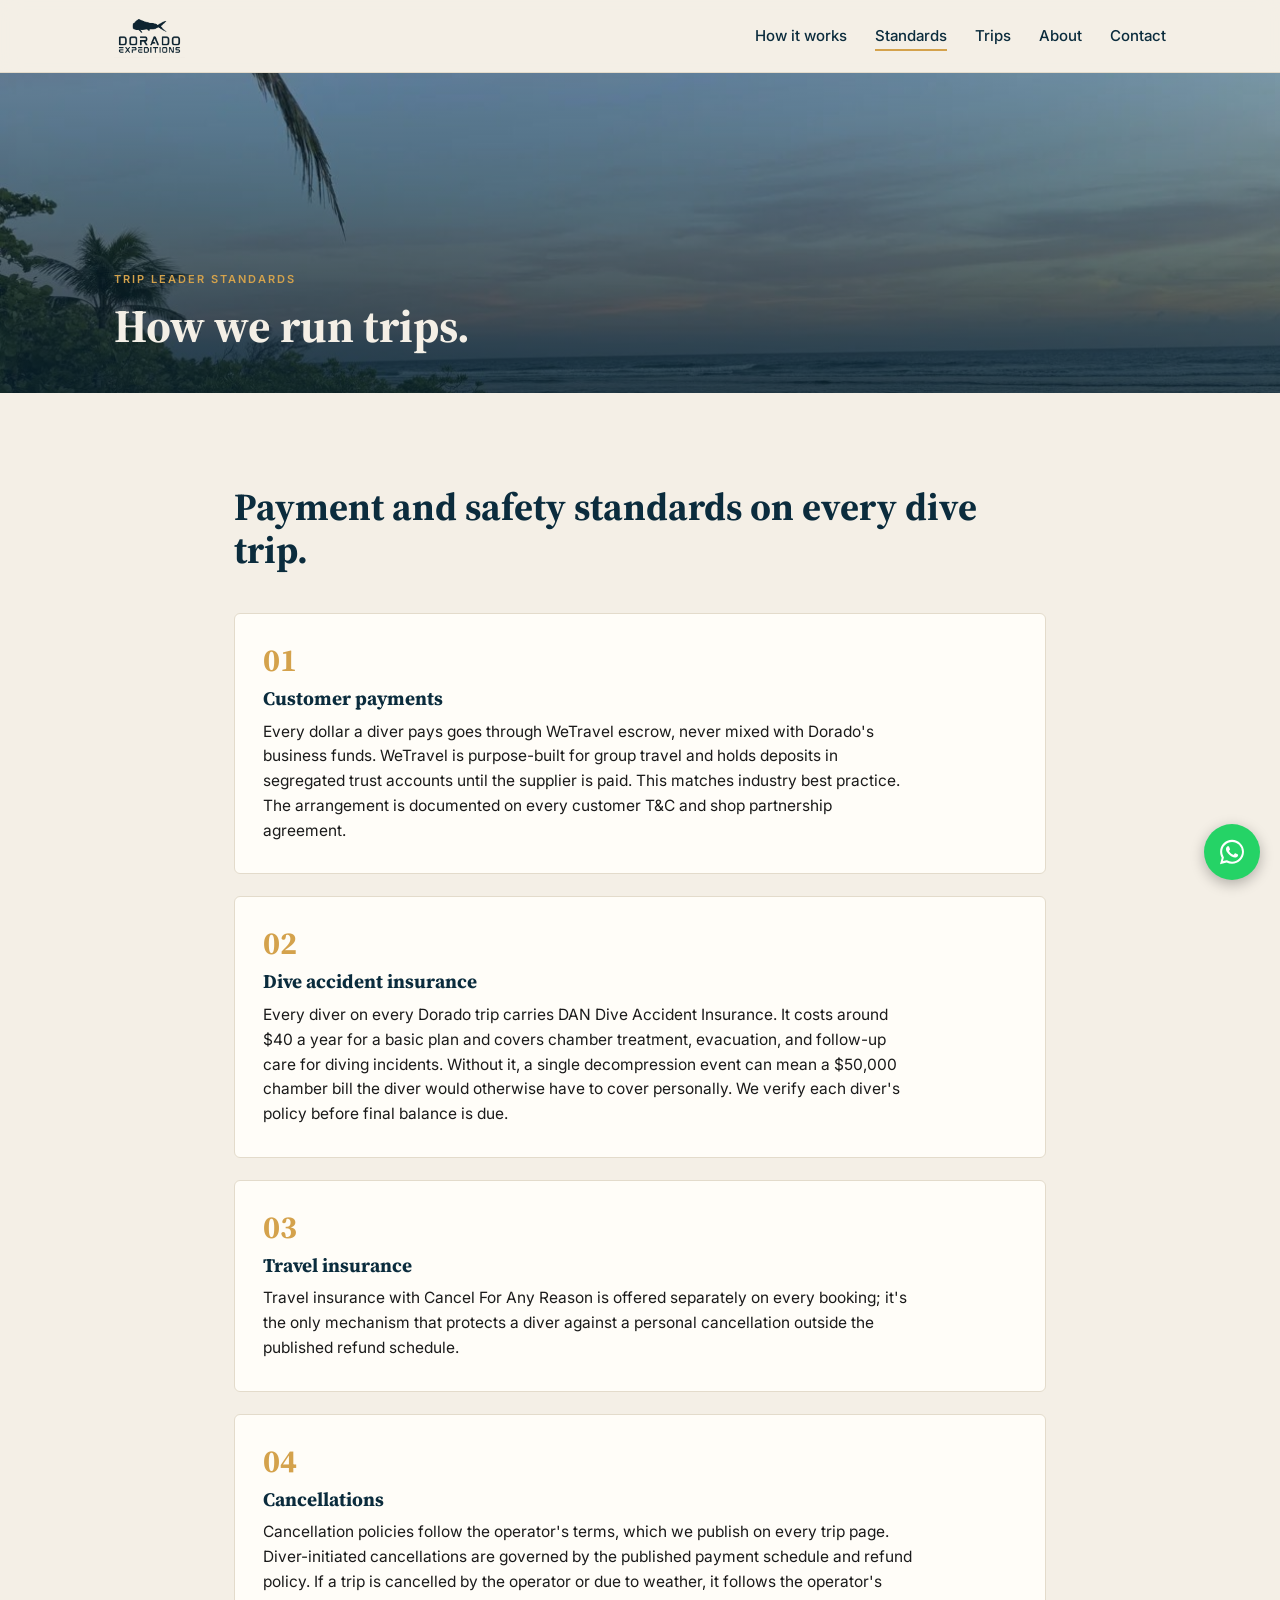
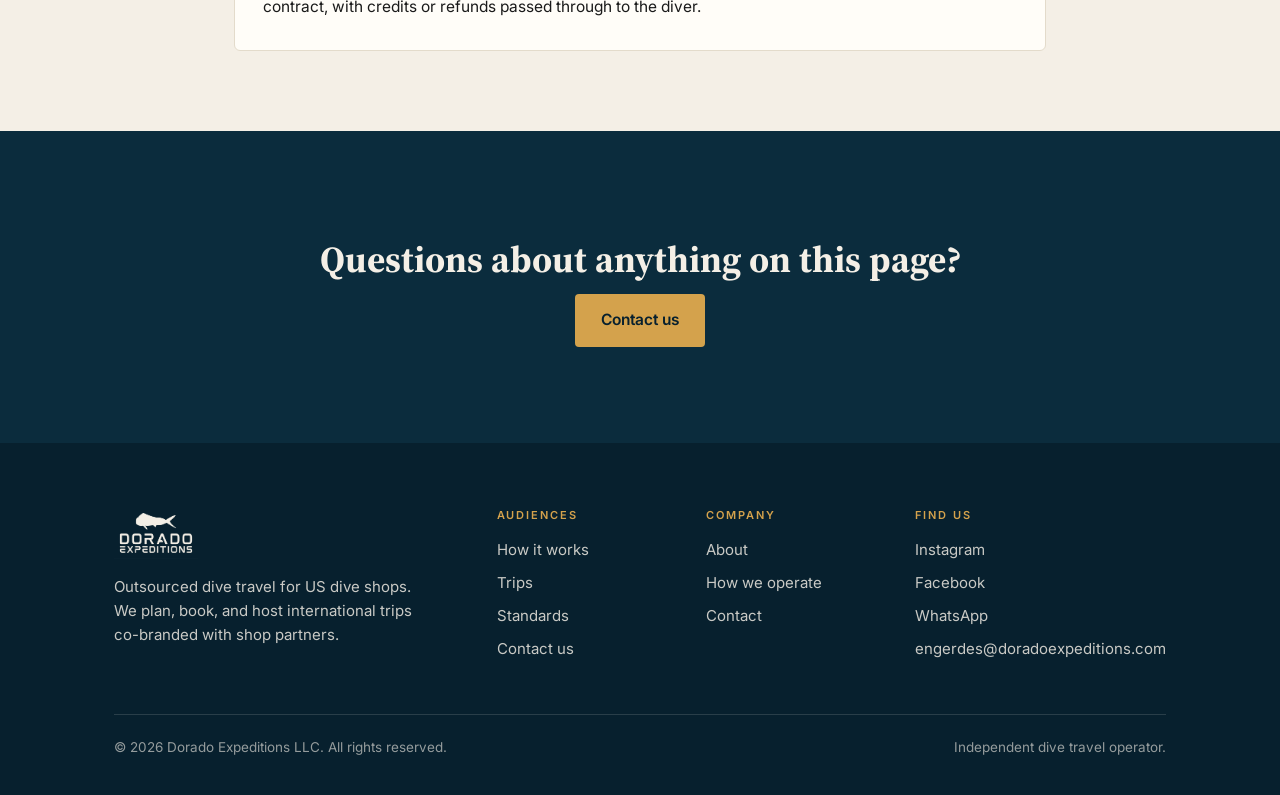
<file: standards/index.html>
<!DOCTYPE html>
<html lang="en">
<head>
<meta charset="utf-8">
<meta name="viewport" content="width=device-width, initial-scale=1">
<title>Trip Leader Standards — Dorado Expeditions</title>
<meta name="description" content="How Dorado Expeditions runs trips. Customer payment handling, dive accident insurance, and cancellations.">
<link rel="preconnect" href="https://fonts.googleapis.com">
<link rel="preconnect" href="https://fonts.gstatic.com" crossorigin>
<link href="https://fonts.googleapis.com/css2?family=Inter:wght@400;500;600&family=Source+Serif+4:ital,wght@0,400;0,600;0,700;1,400;1,600;1,700&display=swap" rel="stylesheet">
<link rel="stylesheet" href="/assets/site.css">
<link rel="canonical" href="https://doradoexpeditions.com/standards/">
<meta property="og:type" content="website">
<meta property="og:site_name" content="Dorado Expeditions">
<meta property="og:title" content="Trip Leader Standards — Dorado Expeditions">
<meta property="og:description" content="How Dorado Expeditions runs trips. Customer payment handling, dive accident insurance, and cancellations.">
<meta property="og:url" content="https://doradoexpeditions.com/standards/">
<meta property="og:image" content="https://doradoexpeditions.com/photos/home-hero.jpg">
<meta name="twitter:card" content="summary_large_image">
<link rel="icon" href="/logo/fish-dark.png">
<link rel="apple-touch-icon" href="/logo/fish-dark.png">
</head>
<body>
<header class="nav"><div class="nav-in"><a class="nav-logo" href="../" aria-label="Dorado Expeditions home"><img src="../logo/dorado-dark.png" alt="Dorado Expeditions"></a><nav aria-label="Main"><button class="nav-burger" aria-label="Menu"><span></span><span></span><span></span></button><ul class="nav-links"><li><a href="../for-shops/">How it works</a></li><li><a href="../standards/" aria-current='page'>Standards</a></li><li><a href="../trips/">Trips</a></li><li><a href="../about/">About</a></li><li><a href="../contact/">Contact</a></li></ul></nav></div></header>

<section class="page-head">
<img src="../photos/head-shore.jpg" alt="Shoreline at dusk" style="object-position:50% 42%">
<div class="wrap"><span class="eyebrow">Trip Leader Standards</span><h1>How we run trips.</h1></div>
</section>

<section class="sec">
<div class="wrap" style="max-width:860px">
<div class="sec-head rv"><h2>Payment and safety standards on every dive trip.</h2></div>
<div class="card rv" style="margin-bottom:22px"><div class="num">01</div><h3>Customer payments</h3>
<p>Every dollar a diver pays goes through WeTravel escrow, never mixed with Dorado's business funds. WeTravel is purpose-built for group travel and holds deposits in segregated trust accounts until the supplier is paid. This matches industry best practice. The arrangement is documented on every customer T&amp;C and shop partnership agreement.</p></div>
<div class="card rv" style="margin-bottom:22px"><div class="num">02</div><h3>Dive accident insurance</h3>
<p>Every diver on every Dorado trip carries DAN Dive Accident Insurance. It costs around $40 a year for a basic plan and covers chamber treatment, evacuation, and follow-up care for diving incidents. Without it, a single decompression event can mean a $50,000 chamber bill the diver would otherwise have to cover personally. We verify each diver's policy before final balance is due.</p></div>
<div class="card rv" style="margin-bottom:22px"><div class="num">03</div><h3>Travel insurance</h3>
<p>Travel insurance with Cancel For Any Reason is offered separately on every booking; it's the only mechanism that protects a diver against a personal cancellation outside the published refund schedule.</p></div>
<div class="card rv"><div class="num">04</div><h3>Cancellations</h3>
<p>Cancellation policies follow the operator's terms, which we publish on every trip page. Diver-initiated cancellations are governed by the published payment schedule and refund policy. If a trip is cancelled by the operator or due to weather, it follows the operator's contract, with credits or refunds passed through to the diver.</p></div>
</div>
</section>

<section class="cta-band">
<h2>Questions about anything on this page?</h2>
<a class="btn btn-gold" href="../contact/">Contact us</a>
</section>

<footer><div class="wrap">
<div class="foot-grid">
<div class="foot-logo"><img src="../logo/dorado-bone.png" alt="Dorado Expeditions">
<p style="max-width:34ch">Outsourced dive travel for US dive shops. We plan, book, and host international trips co-branded with shop partners.</p></div>
<div><h4>Audiences</h4><ul><li><a href="../for-shops/">How it works</a></li><li><a href="../trips/">Trips</a></li><li><a href="../standards/">Standards</a></li><li><a href="../contact/">Contact us</a></li></ul></div>
<div><h4>Company</h4><ul><li><a href="../about/">About</a></li><li><a href="../standards/">How we operate</a></li><li><a href="../contact/">Contact</a></li></ul></div>
<div><h4>Find us</h4><ul><li><a href="https://instagram.com/doradoexpeditions">Instagram</a></li><li><a href="https://facebook.com/doradoexpeditions">Facebook</a></li><li><a href="https://wa.me/13018182944">WhatsApp</a></li><li><a href="mailto:engerdes@doradoexpeditions.com">engerdes@doradoexpeditions.com</a></li></ul></div>
</div>
<div class="foot-base"><span>&copy; 2026 Dorado Expeditions LLC. All rights reserved.</span><span>Independent dive travel operator.</span></div>
</div></footer>
<a class="wa-float" href="https://wa.me/13018182944?text=Hi%20Dorado%20%E2%80%94%20I%20run%20a%20dive%20shop%20and%20want%20to%20talk%20about%20running%20trips%20together." target="_blank" rel="noopener" aria-label="Chat with Dorado on WhatsApp"><svg viewBox="0 0 32 32" aria-hidden="true"><path d="M16.04 3C9.02 3 3.32 8.7 3.32 15.72c0 2.24.59 4.43 1.71 6.36L3.2 29l7.1-1.86a12.66 12.66 0 0 0 5.74 1.38h.01c7.01 0 12.72-5.7 12.72-12.72 0-3.4-1.32-6.6-3.72-9A12.65 12.65 0 0 0 16.04 3zm0 23.38h-.01a10.5 10.5 0 0 1-5.35-1.47l-.38-.23-3.98 1.04 1.06-3.88-.25-.4a10.53 10.53 0 0 1-1.62-5.62c0-5.83 4.75-10.57 10.58-10.57 2.83 0 5.48 1.1 7.48 3.1a10.5 10.5 0 0 1 3.1 7.48c0 5.83-4.75 10.57-10.57 10.57zm5.8-7.92c-.32-.16-1.88-.93-2.17-1.03-.29-.11-.5-.16-.72.16-.21.32-.82 1.03-1 1.24-.19.21-.37.24-.69.08-.32-.16-1.34-.5-2.56-1.58-.95-.84-1.58-1.88-1.77-2.2-.18-.32-.02-.49.14-.65.14-.14.32-.37.48-.56.16-.19.21-.32.32-.53.1-.21.05-.4-.03-.56-.08-.16-.72-1.72-.98-2.36-.26-.62-.52-.54-.72-.55l-.61-.01c-.21 0-.56.08-.85.4-.29.32-1.12 1.09-1.12 2.65 0 1.56 1.14 3.07 1.3 3.29.16.21 2.25 3.43 5.45 4.81.76.33 1.36.53 1.82.67.77.25 1.46.21 2.01.13.61-.09 1.88-.77 2.14-1.51.26-.74.26-1.38.19-1.51-.08-.13-.29-.21-.61-.37z"/></svg></a>
<script>
document.querySelector('.nav-burger')?.addEventListener('click',e=>{document.querySelector('.nav-links').classList.toggle('open')});
const io=new IntersectionObserver(es=>es.forEach(x=>{if(x.isIntersecting){x.target.classList.add('in');io.unobserve(x.target)}}),{threshold:.12});
document.querySelectorAll('.rv').forEach(el=>io.observe(el));
</script>
</body>
</html>
</file>
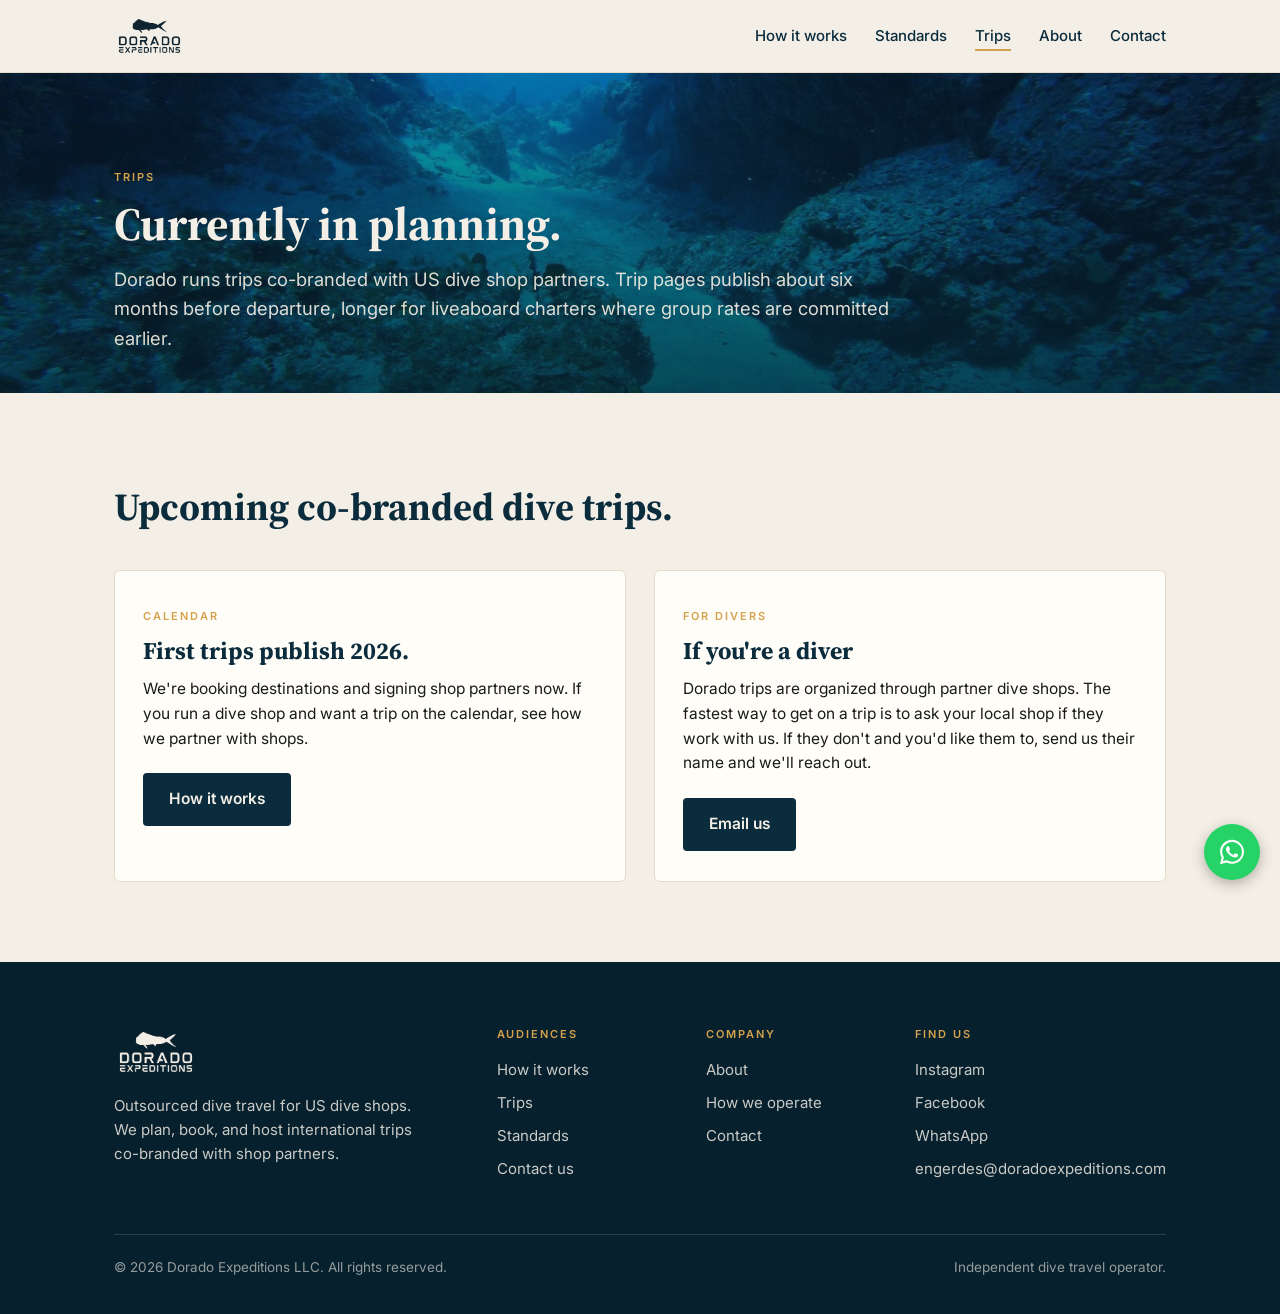
<file: trips/index.html>
<!DOCTYPE html>
<html lang="en">
<head>
<meta charset="utf-8">
<meta name="viewport" content="width=device-width, initial-scale=1">
<title>Trips — Dorado Expeditions</title>
<meta name="description" content="Dorado Expeditions runs trips co-branded with US dive shop partners. Trip pages publish about six months before departure.">
<link rel="preconnect" href="https://fonts.googleapis.com">
<link rel="preconnect" href="https://fonts.gstatic.com" crossorigin>
<link href="https://fonts.googleapis.com/css2?family=Inter:wght@400;500;600&family=Source+Serif+4:ital,wght@0,400;0,600;0,700;1,400;1,600;1,700&display=swap" rel="stylesheet">
<link rel="stylesheet" href="/assets/site.css">
<link rel="canonical" href="https://doradoexpeditions.com/trips/">
<meta property="og:type" content="website">
<meta property="og:site_name" content="Dorado Expeditions">
<meta property="og:title" content="Trips — Dorado Expeditions">
<meta property="og:description" content="Dorado Expeditions runs trips co-branded with US dive shop partners. Trip pages publish about six months before departure.">
<meta property="og:url" content="https://doradoexpeditions.com/trips/">
<meta property="og:image" content="https://doradoexpeditions.com/photos/home-hero.jpg">
<meta name="twitter:card" content="summary_large_image">
<link rel="icon" href="/logo/fish-dark.png">
<link rel="apple-touch-icon" href="/logo/fish-dark.png">
</head>
<body>
<header class="nav"><div class="nav-in"><a class="nav-logo" href="../" aria-label="Dorado Expeditions home"><img src="../logo/dorado-dark.png" alt="Dorado Expeditions"></a><nav aria-label="Main"><button class="nav-burger" aria-label="Menu"><span></span><span></span><span></span></button><ul class="nav-links"><li><a href="../for-shops/">How it works</a></li><li><a href="../standards/">Standards</a></li><li><a href="../trips/" aria-current='page'>Trips</a></li><li><a href="../about/">About</a></li><li><a href="../contact/">Contact</a></li></ul></nav></div></header>

<section class="page-head">
<img src="../photos/head-reef.jpg" alt="Caribbean reef" style="object-position:50% 50%">
<div class="wrap"><span class="eyebrow">Trips</span><h1>Currently in planning.</h1>
<p>Dorado runs trips co-branded with US dive shop partners. Trip pages publish about six months before departure, longer for liveaboard charters where group rates are committed earlier.</p></div>
</section>

<section class="sec">
<div class="wrap">
<div class="sec-head rv"><h2>Upcoming co-branded dive trips.</h2></div>
<div class="grid2" style="gap:28px">
<div class="card rv"><span class="eyebrow">Calendar</span><h3 style="font-size:1.5rem;margin-top:10px">First trips publish 2026.</h3>
<p style="margin:12px 0 22px">We're booking destinations and signing shop partners now. If you run a dive shop and want a trip on the calendar, see how we partner with shops.</p>
<a class="btn btn-primary" href="../for-shops/">How it works</a></div>
<div class="card rv"><span class="eyebrow">For divers</span><h3 style="font-size:1.5rem;margin-top:10px">If you're a diver</h3>
<p style="margin:12px 0 22px">Dorado trips are organized through partner dive shops. The fastest way to get on a trip is to ask your local shop if they work with us. If they don't and you'd like them to, send us their name and we'll reach out.</p>
<a class="btn btn-primary" href="mailto:engerdes@doradoexpeditions.com">Email us</a></div>
</div>
</div>
</section>

<footer><div class="wrap">
<div class="foot-grid">
<div class="foot-logo"><img src="../logo/dorado-bone.png" alt="Dorado Expeditions">
<p style="max-width:34ch">Outsourced dive travel for US dive shops. We plan, book, and host international trips co-branded with shop partners.</p></div>
<div><h4>Audiences</h4><ul><li><a href="../for-shops/">How it works</a></li><li><a href="../trips/">Trips</a></li><li><a href="../standards/">Standards</a></li><li><a href="../contact/">Contact us</a></li></ul></div>
<div><h4>Company</h4><ul><li><a href="../about/">About</a></li><li><a href="../standards/">How we operate</a></li><li><a href="../contact/">Contact</a></li></ul></div>
<div><h4>Find us</h4><ul><li><a href="https://instagram.com/doradoexpeditions">Instagram</a></li><li><a href="https://facebook.com/doradoexpeditions">Facebook</a></li><li><a href="https://wa.me/13018182944">WhatsApp</a></li><li><a href="mailto:engerdes@doradoexpeditions.com">engerdes@doradoexpeditions.com</a></li></ul></div>
</div>
<div class="foot-base"><span>&copy; 2026 Dorado Expeditions LLC. All rights reserved.</span><span>Independent dive travel operator.</span></div>
</div></footer>
<a class="wa-float" href="https://wa.me/13018182944?text=Hi%20Dorado%20%E2%80%94%20I%20run%20a%20dive%20shop%20and%20want%20to%20talk%20about%20running%20trips%20together." target="_blank" rel="noopener" aria-label="Chat with Dorado on WhatsApp"><svg viewBox="0 0 32 32" aria-hidden="true"><path d="M16.04 3C9.02 3 3.32 8.7 3.32 15.72c0 2.24.59 4.43 1.71 6.36L3.2 29l7.1-1.86a12.66 12.66 0 0 0 5.74 1.38h.01c7.01 0 12.72-5.7 12.72-12.72 0-3.4-1.32-6.6-3.72-9A12.65 12.65 0 0 0 16.04 3zm0 23.38h-.01a10.5 10.5 0 0 1-5.35-1.47l-.38-.23-3.98 1.04 1.06-3.88-.25-.4a10.53 10.53 0 0 1-1.62-5.62c0-5.83 4.75-10.57 10.58-10.57 2.83 0 5.48 1.1 7.48 3.1a10.5 10.5 0 0 1 3.1 7.48c0 5.83-4.75 10.57-10.57 10.57zm5.8-7.92c-.32-.16-1.88-.93-2.17-1.03-.29-.11-.5-.16-.72.16-.21.32-.82 1.03-1 1.24-.19.21-.37.24-.69.08-.32-.16-1.34-.5-2.56-1.58-.95-.84-1.58-1.88-1.77-2.2-.18-.32-.02-.49.14-.65.14-.14.32-.37.48-.56.16-.19.21-.32.32-.53.1-.21.05-.4-.03-.56-.08-.16-.72-1.72-.98-2.36-.26-.62-.52-.54-.72-.55l-.61-.01c-.21 0-.56.08-.85.4-.29.32-1.12 1.09-1.12 2.65 0 1.56 1.14 3.07 1.3 3.29.16.21 2.25 3.43 5.45 4.81.76.33 1.36.53 1.82.67.77.25 1.46.21 2.01.13.61-.09 1.88-.77 2.14-1.51.26-.74.26-1.38.19-1.51-.08-.13-.29-.21-.61-.37z"/></svg></a>
<script>
document.querySelector('.nav-burger')?.addEventListener('click',e=>{document.querySelector('.nav-links').classList.toggle('open')});
const io=new IntersectionObserver(es=>es.forEach(x=>{if(x.isIntersecting){x.target.classList.add('in');io.unobserve(x.target)}}),{threshold:.12});
document.querySelectorAll('.rv').forEach(el=>io.observe(el));
</script>
</body>
</html>
</file>
<file: assets/site.css>
:root{--sea:#0B2C3D;--bone:#F4EFE6;--gold:#D4A24C;--teal:#3A7D7B;--sand:#D9C9A8;--ink:#1A1A1A;--line:#E3DBCB;--sea-deep:#07202E;}
*{margin:0;padding:0;box-sizing:border-box}
html{scroll-behavior:smooth}
body{background:var(--bone);color:var(--ink);font-family:'Inter',system-ui,sans-serif;font-size:17px;line-height:1.6;-webkit-font-smoothing:antialiased}
img{display:block;max-width:100%}
a{color:inherit;text-decoration:none}
:focus-visible{outline:2px solid var(--gold);outline-offset:3px;border-radius:2px}
.wrap{max-width:1100px;margin:0 auto;padding:0 24px}
.eyebrow{font-size:11px;font-weight:600;letter-spacing:.18em;text-transform:uppercase;color:var(--gold)}
h1,h2,h3{font-family:'Source Serif 4',Georgia,serif;color:var(--sea);line-height:1.12;font-weight:700}
p{max-width:65ch}
/* nav */
.nav{position:sticky;top:0;z-index:50;background:rgba(244,239,230,.92);backdrop-filter:blur(10px);border-bottom:1px solid var(--line)}
.nav-in{max-width:1100px;margin:0 auto;padding:14px 24px;display:flex;align-items:center;justify-content:space-between}
.nav-logo img{height:44px;width:auto}
.nav-links{display:flex;gap:28px;list-style:none}
.nav-links a{font-size:15px;font-weight:500;color:var(--sea);padding-bottom:4px;border-bottom:2px solid transparent;transition:border-color .18s}
.nav-links a:hover,.nav-links a[aria-current]{border-bottom-color:var(--gold)}
.nav-burger{display:none;background:none;border:none;cursor:pointer;padding:6px}
.nav-burger span{display:block;width:22px;height:2px;background:var(--sea);margin:5px 0}
@media(max-width:800px){
 .nav-burger{display:block}
 .nav-links{position:absolute;top:100%;left:0;right:0;background:var(--bone);border-bottom:1px solid var(--line);flex-direction:column;gap:0;padding:8px 24px 16px;display:none}
 .nav-links.open{display:flex}
 .nav-links a{display:block;padding:12px 0;border-bottom:none;font-size:17px}
}
/* home hero */
.hero{position:relative;min-height:78vh;display:flex;align-items:flex-end;color:var(--bone);isolation:isolate}
.hero picture,.hero>img{position:absolute;inset:0;z-index:-2}
.hero picture img,.hero>img{width:100%;height:100%;object-fit:cover}
.hero::after{content:"";position:absolute;inset:0;z-index:-1;background:linear-gradient(180deg,rgba(11,44,61,.25) 0%,rgba(11,44,61,.3) 55%,rgba(7,32,46,.6) 100%)}
.hero-in{width:100%;max-width:1100px;margin:0 auto;padding:96px 24px 72px}
.hero h1{color:var(--bone);font-size:clamp(2.3rem,5.6vw,4rem);max-width:17ch;margin:14px 0 18px}
.hero h1 em{font-style:italic;color:var(--gold)}
.hero p{font-size:clamp(1.05rem,2vw,1.25rem);max-width:52ch;color:rgba(244,239,230,.92)}
.hero-cta{margin-top:30px;display:flex;gap:14px;flex-wrap:wrap}
/* interior page header: compact photo band with title on it */
.page-head{position:relative;display:flex;align-items:flex-end;min-height:320px;color:var(--bone);isolation:isolate}
.page-head>img{position:absolute;inset:0;width:100%;height:100%;object-fit:cover;z-index:-2}
.page-head::after{content:"";position:absolute;inset:0;z-index:-1;background:linear-gradient(180deg,rgba(11,44,61,.42) 0%,rgba(7,32,46,.8) 100%)}
.page-head.plain{background:var(--sea);min-height:0}
.page-head.plain::after{display:none}
.page-head .wrap{width:100%;padding-top:84px;padding-bottom:40px}
.page-head h1{color:var(--bone);font-size:clamp(2rem,4.4vw,2.9rem);margin-top:10px}
.page-head p{color:rgba(244,239,230,.9);margin-top:14px;font-size:clamp(1rem,1.8vw,1.15rem)}
/* buttons */
.btn{display:inline-block;font-weight:600;font-size:15.5px;padding:14px 26px;border-radius:4px;transition:transform .15s,background .15s}
.btn:hover{transform:translateY(-1px)}
.btn-primary{background:var(--sea);color:var(--bone)}
.btn-primary:hover{background:var(--sea-deep)}
.btn-gold{background:var(--gold);color:var(--sea-deep)}
.btn-gold:hover{background:#c3903c}
.btn-ghost{border:1.5px solid rgba(244,239,230,.7);color:var(--bone)}
.btn-ghost:hover{border-color:var(--gold);color:var(--gold)}
/* sections */
.sec{padding:80px 0}
.sec-head{margin-bottom:42px}
.sec-head h2{font-size:clamp(1.7rem,3.4vw,2.4rem);margin-top:12px}
/* cards */
.grid3{display:grid;grid-template-columns:repeat(3,1fr);gap:22px}
.grid2{display:grid;grid-template-columns:1fr 1fr;gap:22px}
@media(max-width:800px){.grid3,.grid2{grid-template-columns:1fr}}
.card{background:#FFFDF8;border:1px solid var(--line);border-radius:6px;padding:30px 28px}
.card .num{font-family:'Source Serif 4',serif;font-size:2rem;font-weight:700;color:var(--gold);line-height:1}
.card h3{font-size:1.2rem;margin:12px 0 10px}
.card p{font-size:15.5px}
.mode{border-top:3px solid var(--gold)}
/* panels */
.panel{border-radius:6px;padding:34px 32px}
.panel h3{font-size:12px;font-weight:600;letter-spacing:.18em;text-transform:uppercase;font-family:'Inter',sans-serif;margin-bottom:18px}
.panel ul{list-style:none}
.panel li{position:relative;padding-left:20px;margin-bottom:12px;font-size:16px;line-height:1.5}
.panel li::before{content:"";position:absolute;left:0;top:.62em;width:6px;height:6px;border-radius:50%}
.panel.dark{background:var(--sea);color:#EEF0EE}
.panel.dark h3{color:var(--gold)}
.panel.dark li::before{background:var(--gold)}
.panel.light{background:#FFFDF8;border:1px solid var(--line);color:var(--sea)}
.panel.light h3{color:var(--gold)}
.panel.light li::before{background:var(--teal)}
/* CTA band (optional photo background) */
.cta-band{position:relative;isolation:isolate;background:var(--sea);color:var(--bone);text-align:center;padding:96px 24px;overflow:hidden}
.cta-band>img{position:absolute;inset:0;width:100%;height:100%;object-fit:cover;z-index:-2}
.cta-band.photo::before{content:"";position:absolute;inset:0;z-index:-1;background:linear-gradient(180deg,rgba(11,44,61,.9) 0%,rgba(7,32,46,.94) 100%)}
.cta-band h2{color:var(--bone);font-size:clamp(1.7rem,3.4vw,2.3rem);margin:12px auto 14px}
.cta-band p{margin:0 auto 28px;color:rgba(244,239,230,.85)}
/* footer */
footer{background:var(--sea-deep);color:rgba(244,239,230,.82);padding:64px 0 36px;font-size:15px}
.foot-grid{display:grid;grid-template-columns:2fr 1fr 1fr 1fr;gap:36px;margin-bottom:44px}
@media(max-width:800px){.foot-grid{grid-template-columns:1fr 1fr}}
@media(max-width:520px){.foot-grid{grid-template-columns:1fr}}
footer h4{font-size:11px;letter-spacing:.18em;text-transform:uppercase;color:var(--gold);margin-bottom:14px;font-weight:600}
footer ul{list-style:none}
footer li{margin-bottom:9px}
footer a:hover{color:var(--gold)}
.foot-logo img{height:52px;width:auto;margin-bottom:16px}
.foot-base{border-top:1px solid rgba(244,239,230,.14);padding-top:22px;display:flex;justify-content:space-between;gap:12px;flex-wrap:wrap;font-size:13.5px;color:rgba(244,239,230,.6)}
/* prose + misc */
.prose p{margin-bottom:18px}
.lead{font-size:clamp(1.05rem,1.8vw,1.2rem)}
.pull{border-left:3px solid var(--gold);padding:6px 0 6px 22px;font-family:'Source Serif 4',serif;font-size:1.25rem;color:var(--sea);font-style:italic}
.portrait{width:100%;max-width:380px;aspect-ratio:3/4;object-fit:cover;object-position:20% center;border-radius:6px;border:1px solid var(--line)}
/* reveal */
.rv{opacity:0;transform:translateY(14px);transition:opacity .6s ease,transform .6s ease}
.rv.in{opacity:1;transform:none}
@media(prefers-reduced-motion:reduce){.rv{opacity:1;transform:none;transition:none}html{scroll-behavior:auto}}
/* WhatsApp floating chat button */
.wa-float{position:fixed;right:20px;bottom:calc(20px + env(safe-area-inset-bottom));z-index:90;width:56px;height:56px;border-radius:50%;background:#25D366;display:flex;align-items:center;justify-content:center;box-shadow:0 4px 14px rgba(0,0,0,.28);transition:transform .15s}
.wa-float:hover{transform:scale(1.06)}
.wa-float svg{width:30px;height:30px;fill:#fff}
</file>
